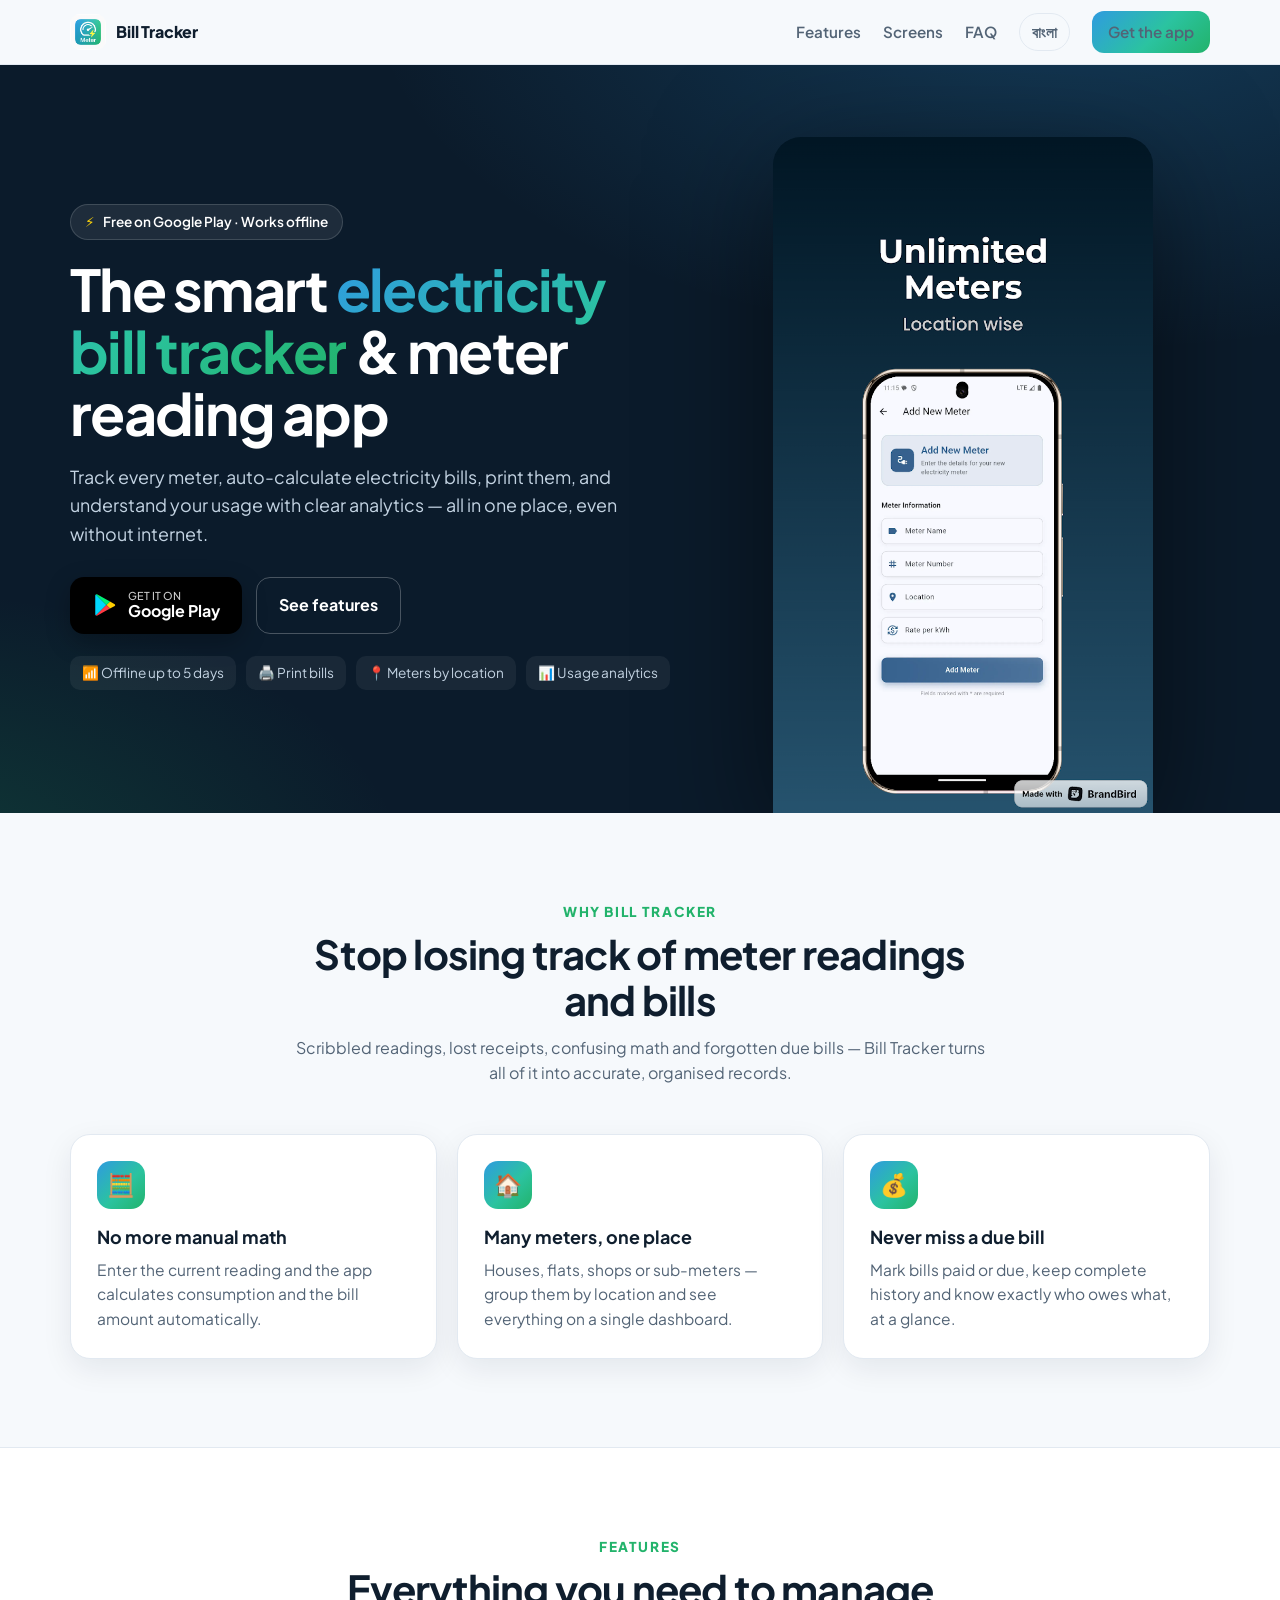
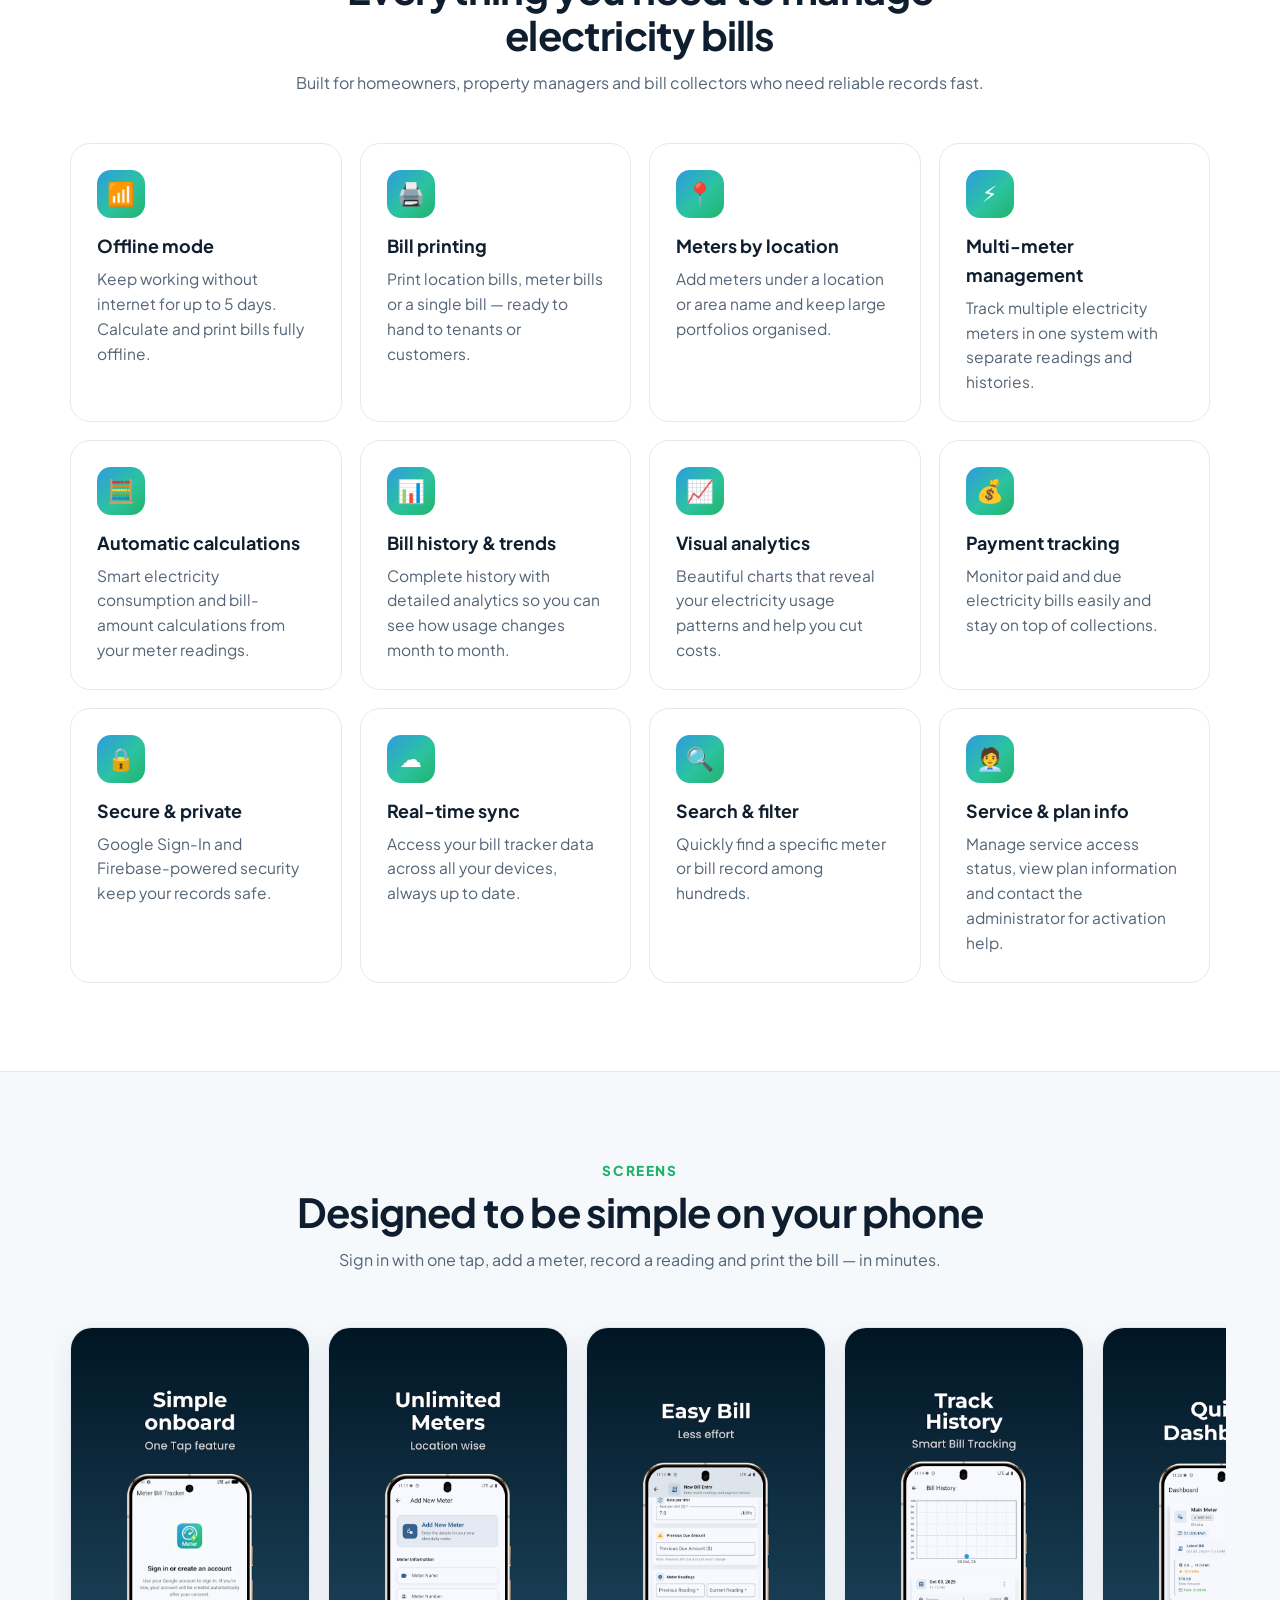
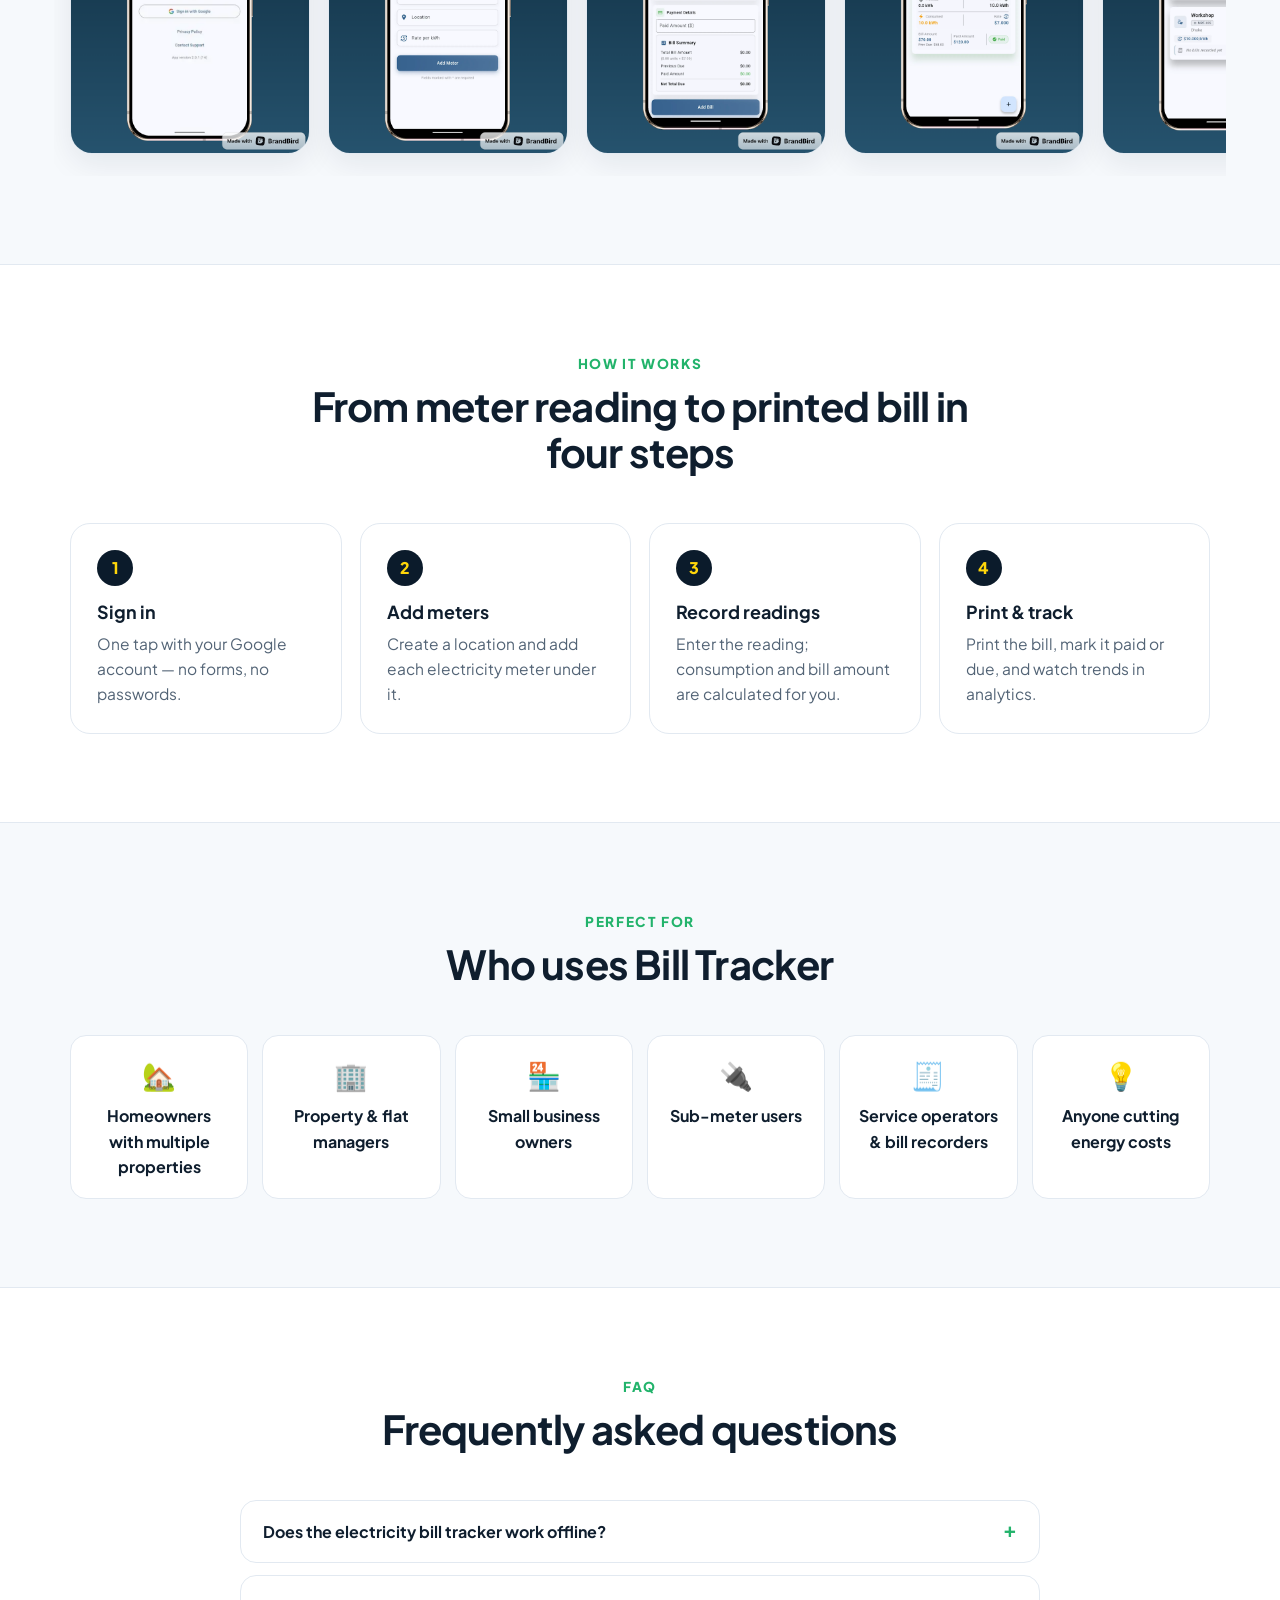
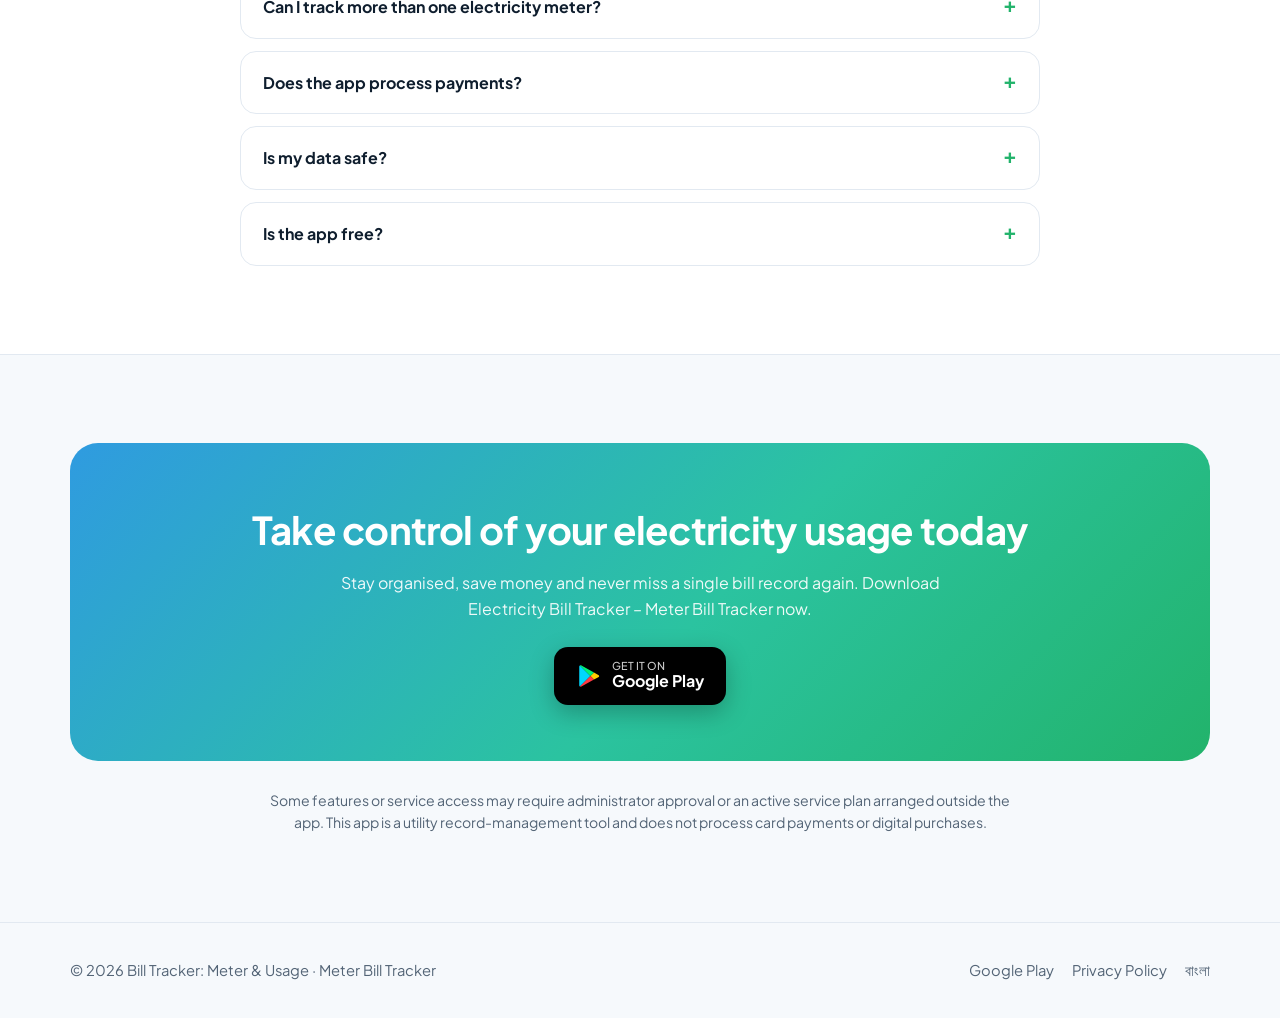
<file: index.html>
<!doctype html>
<html lang="en">
<head>
  <meta charset="utf-8">
  <meta name="viewport" content="width=device-width, initial-scale=1">
  <title>Bill Tracker: Meter & Usage — Offline Electricity Bill Tracker & Meter Reading App</title>
  <meta name="description" content="Offline electricity bill tracker & meter reader with usage analytics. Track multiple meters by location, auto-calculate bills, print bills, monitor paid & due payments, and sync across devices. Free on Google Play.">
  <meta name="keywords" content="electricity bill tracker, meter reading app, electric bill calculator, utility meter tracker, sub meter tracker, bill tracker, offline bill calculator, BD prepaid meter, energy usage tracker, electricity expense manager, meter bill tracker">
  <meta name="robots" content="index, follow, max-image-preview:large">
  <meta name="google-site-verification" content="bNB-sWACILDEeCLvul-zNOIwuHr7UIrzXcQm_F6KWyQ">
  <meta name="theme-color" content="#0b1b2b">
  <link rel="canonical" href="https://abdullahfoysal.github.io/meterbill/">
  <link rel="alternate" hreflang="en" href="https://abdullahfoysal.github.io/meterbill/">
  <link rel="alternate" hreflang="bn" href="https://abdullahfoysal.github.io/meterbill/bn/">
  <link rel="alternate" hreflang="x-default" href="https://abdullahfoysal.github.io/meterbill/">
  <link rel="icon" type="image/png" href="img/icon-en.png">
  <link rel="apple-touch-icon" href="img/icon-en.png">

  <meta property="og:type" content="website">
  <meta property="og:site_name" content="Bill Tracker: Meter & Usage">
  <meta property="og:title" content="Bill Tracker: Meter & Usage — Offline Electricity Bill Tracker">
  <meta property="og:description" content="Track meters, auto-calculate electricity bills, print bills and see usage analytics — even offline. Download free on Google Play.">
  <meta property="og:url" content="https://abdullahfoysal.github.io/meterbill/">
  <meta property="og:image" content="https://abdullahfoysal.github.io/meterbill/img/icon-en.png">
  <meta property="og:locale" content="en_US">
  <meta property="og:locale:alternate" content="bn_BD">
  <meta name="twitter:card" content="summary_large_image">
  <meta name="twitter:title" content="Bill Tracker: Meter & Usage — Offline Electricity Bill Tracker">
  <meta name="twitter:description" content="Track meters, auto-calculate electricity bills, print bills and see usage analytics — even offline.">
  <meta name="twitter:image" content="https://abdullahfoysal.github.io/meterbill/img/en/shot2.png">

  <link rel="preconnect" href="https://fonts.googleapis.com">
  <link rel="preconnect" href="https://fonts.gstatic.com" crossorigin>
  <link href="https://fonts.googleapis.com/css2?family=Plus+Jakarta+Sans:wght@400;500;600;700;800&display=swap" rel="stylesheet">
  <link rel="stylesheet" href="css/style.css">

  <script type="application/ld+json">
  {
    "@context": "https://schema.org",
    "@graph": [
      {
        "@type": "MobileApplication",
        "name": "Bill Tracker: Meter & Usage",
        "alternateName": ["Electricity Bill Tracker – Meter Bill Tracker", "Meter Bill Tracker"],
        "operatingSystem": "ANDROID",
        "applicationCategory": "UtilitiesApplication",
        "description": "Offline Electricity Bill Tracker & Meter Reader with usage analytics. Track multiple meters, auto-calculate bills, print bills and monitor payments.",
        "image": "https://abdullahfoysal.github.io/meterbill/img/icon-en.png",
        "url": "https://abdullahfoysal.github.io/meterbill/",
        "installUrl": "https://play.google.com/store/apps/details?id=com.gayenbd.meterBillTracker",
        "downloadUrl": "https://play.google.com/store/apps/details?id=com.gayenbd.meterBillTracker",
        "offers": { "@type": "Offer", "price": "0", "priceCurrency": "USD" },
        "featureList": "Offline mode, bill printing, multi-meter management, automatic bill calculation, bill history, visual analytics, payment tracking, real-time sync, search and filter",
        "inLanguage": ["en", "bn"]
      },
      {
        "@type": "FAQPage",
        "mainEntity": [
          { "@type": "Question", "name": "Does the electricity bill tracker work offline?", "acceptedAnswer": { "@type": "Answer", "text": "Yes. Offline mode is supported for up to 5 days, and you can calculate and print bills without an internet connection." } },
          { "@type": "Question", "name": "Can I track more than one electricity meter?", "acceptedAnswer": { "@type": "Answer", "text": "Yes. Add unlimited meters, organise them under a location or area name, and track each one separately with full bill history." } },
          { "@type": "Question", "name": "Does the app process payments?", "acceptedAnswer": { "@type": "Answer", "text": "No. It is a utility record-management tool for tracking paid and due bills. It does not process card payments or digital purchases inside the app." } },
          { "@type": "Question", "name": "Is my data safe?", "acceptedAnswer": { "@type": "Answer", "text": "Sign in with Google and your records are stored securely with Firebase, synced in real time across your devices." } }
        ]
      }
    ]
  }
  </script>
</head>
<body>

<header class="nav">
  <div class="wrap">
    <a class="brand" href="#top"><img src="img/icon-en.png" alt="Bill Tracker: Meter & Usage app icon" width="36" height="36">Bill Tracker</a>
    <nav class="nav-links" aria-label="Primary">
      <a class="hide-sm" href="#features">Features</a>
      <a class="hide-sm" href="#screens">Screens</a>
      <a class="hide-sm" href="#faq">FAQ</a>
      <a class="lang" href="bn/" hreflang="bn" lang="bn">বাংলা</a>
      <a class="btn btn-sm" href="https://play.google.com/store/apps/details?id=com.gayenbd.meterBillTracker" rel="noopener">Get the app</a>
    </nav>
  </div>
</header>

<main id="top">
  <section class="hero" style="padding:0">
    <div class="wrap">
      <div>
        <span class="eyebrow"><b>⚡</b> Free on Google Play · Works offline</span>
        <h1>The smart <em>electricity bill tracker</em> &amp; meter reading app</h1>
        <p class="lead">Track every meter, auto-calculate electricity bills, print them, and understand your usage with clear analytics — all in one place, even without internet.</p>
        <div class="cta">
          <a class="btn btn-play" href="https://play.google.com/store/apps/details?id=com.gayenbd.meterBillTracker" rel="noopener">
            <svg viewBox="0 0 24 24" aria-hidden="true"><path fill="#00d7fe" d="M3.6 2.3 13.3 12 3.6 21.7c-.4-.2-.6-.6-.6-1.1V3.4c0-.5.2-.9.6-1.1z"/><path fill="#ffce00" d="m16.6 15.3-3.3-3.3 3.3-3.3 4 2.3c1.1.6 1.1 1.6 0 2.2z"/><path fill="#ff3a44" d="M13.3 12 3.6 21.7c.4.2.9.2 1.4-.1l11.6-6.3z"/><path fill="#00f076" d="M3.6 2.3c.4-.2.9-.2 1.4.1l11.6 6.3-3.3 3.3z"/></svg>
            <span><small>GET IT ON</small>Google Play</span>
          </a>
          <a class="btn btn-ghost" href="#features">See features</a>
        </div>
        <div class="chips">
          <span>📶 Offline up to 5 days</span>
          <span>🖨️ Print bills</span>
          <span>📍 Meters by location</span>
          <span>📊 Usage analytics</span>
        </div>
      </div>
      <div class="hero-shot">
        <img src="img/en/shot2.png" alt="Bill Tracker app dashboard showing meters and electricity bills" width="380" height="676" fetchpriority="high">
      </div>
    </div>
  </section>

  <section id="problem">
    <div class="wrap">
      <div class="head reveal">
        <div class="tag">Why Bill Tracker</div>
        <h2>Stop losing track of meter readings and bills</h2>
        <p>Scribbled readings, lost receipts, confusing math and forgotten due bills — Bill Tracker turns all of it into accurate, organised records.</p>
      </div>
      <div class="split">
        <div class="card reveal"><div class="ic">🧮</div><h3>No more manual math</h3><p>Enter the current reading and the app calculates consumption and the bill amount automatically.</p></div>
        <div class="card reveal"><div class="ic">🏠</div><h3>Many meters, one place</h3><p>Houses, flats, shops or sub-meters — group them by location and see everything on a single dashboard.</p></div>
        <div class="card reveal"><div class="ic">💰</div><h3>Never miss a due bill</h3><p>Mark bills paid or due, keep complete history and know exactly who owes what, at a glance.</p></div>
      </div>
    </div>
  </section>

  <section id="features" class="alt">
    <div class="wrap">
      <div class="head reveal">
        <div class="tag">Features</div>
        <h2>Everything you need to manage electricity bills</h2>
        <p>Built for homeowners, property managers and bill collectors who need reliable records fast.</p>
      </div>
      <div class="features">
        <div class="card reveal"><div class="ic">📶</div><h3>Offline mode</h3><p>Keep working without internet for up to 5 days. Calculate and print bills fully offline.</p></div>
        <div class="card reveal"><div class="ic">🖨️</div><h3>Bill printing</h3><p>Print location bills, meter bills or a single bill — ready to hand to tenants or customers.</p></div>
        <div class="card reveal"><div class="ic">📍</div><h3>Meters by location</h3><p>Add meters under a location or area name and keep large portfolios organised.</p></div>
        <div class="card reveal"><div class="ic">⚡</div><h3>Multi-meter management</h3><p>Track multiple electricity meters in one system with separate readings and histories.</p></div>
        <div class="card reveal"><div class="ic">🧮</div><h3>Automatic calculations</h3><p>Smart electricity consumption and bill-amount calculations from your meter readings.</p></div>
        <div class="card reveal"><div class="ic">📊</div><h3>Bill history &amp; trends</h3><p>Complete history with detailed analytics so you can see how usage changes month to month.</p></div>
        <div class="card reveal"><div class="ic">📈</div><h3>Visual analytics</h3><p>Beautiful charts that reveal your electricity usage patterns and help you cut costs.</p></div>
        <div class="card reveal"><div class="ic">💰</div><h3>Payment tracking</h3><p>Monitor paid and due electricity bills easily and stay on top of collections.</p></div>
        <div class="card reveal"><div class="ic">🔒</div><h3>Secure &amp; private</h3><p>Google Sign-In and Firebase-powered security keep your records safe.</p></div>
        <div class="card reveal"><div class="ic">☁️</div><h3>Real-time sync</h3><p>Access your bill tracker data across all your devices, always up to date.</p></div>
        <div class="card reveal"><div class="ic">🔍</div><h3>Search &amp; filter</h3><p>Quickly find a specific meter or bill record among hundreds.</p></div>
        <div class="card reveal"><div class="ic">🧑‍💼</div><h3>Service &amp; plan info</h3><p>Manage service access status, view plan information and contact the administrator for activation help.</p></div>
      </div>
    </div>
  </section>

  <section id="screens">
    <div class="wrap">
      <div class="head reveal">
        <div class="tag">Screens</div>
        <h2>Designed to be simple on your phone</h2>
        <p>Sign in with one tap, add a meter, record a reading and print the bill — in minutes.</p>
      </div>
      <div class="shots" aria-label="App screenshots">
        <img src="img/en/shot1.png" alt="Simple onboarding with one-tap Google sign in" loading="lazy" width="240" height="427">
        <img src="img/en/shot2.png" alt="Dashboard with meters and bills" loading="lazy" width="240" height="427">
        <img src="img/en/shot3.png" alt="Meter readings and bill calculation" loading="lazy" width="240" height="427">
        <img src="img/en/shot4.png" alt="Bill history with analytics" loading="lazy" width="240" height="427">
        <img src="img/en/shot5.png" alt="Printable electricity bill" loading="lazy" width="240" height="427">
        <img src="img/en/shot6.png" alt="Usage analytics charts" loading="lazy" width="240" height="427">
      </div>
    </div>
  </section>

  <section id="how" class="alt">
    <div class="wrap">
      <div class="head reveal">
        <div class="tag">How it works</div>
        <h2>From meter reading to printed bill in four steps</h2>
      </div>
      <div class="steps">
        <div class="card reveal"><h3>Sign in</h3><p>One tap with your Google account — no forms, no passwords.</p></div>
        <div class="card reveal"><h3>Add meters</h3><p>Create a location and add each electricity meter under it.</p></div>
        <div class="card reveal"><h3>Record readings</h3><p>Enter the reading; consumption and bill amount are calculated for you.</p></div>
        <div class="card reveal"><h3>Print &amp; track</h3><p>Print the bill, mark it paid or due, and watch trends in analytics.</p></div>
      </div>
    </div>
  </section>

  <section id="who">
    <div class="wrap">
      <div class="head reveal">
        <div class="tag">Perfect for</div>
        <h2>Who uses Bill Tracker</h2>
      </div>
      <div class="who">
        <div class="reveal"><span>🏡</span>Homeowners with multiple properties</div>
        <div class="reveal"><span>🏢</span>Property &amp; flat managers</div>
        <div class="reveal"><span>🏪</span>Small business owners</div>
        <div class="reveal"><span>🔌</span>Sub-meter users</div>
        <div class="reveal"><span>🧾</span>Service operators &amp; bill recorders</div>
        <div class="reveal"><span>💡</span>Anyone cutting energy costs</div>
      </div>
    </div>
  </section>

  <section id="faq" class="alt">
    <div class="wrap">
      <div class="head reveal">
        <div class="tag">FAQ</div>
        <h2>Frequently asked questions</h2>
      </div>
      <div class="faq">
        <details><summary>Does the electricity bill tracker work offline?</summary><p>Yes. Offline mode is supported for up to 5 days, and you can calculate and print bills without an internet connection.</p></details>
        <details><summary>Can I track more than one electricity meter?</summary><p>Yes. Add unlimited meters, organise them under a location or area name, and track each one separately with full bill history.</p></details>
        <details><summary>Does the app process payments?</summary><p>No. It is a utility record-management tool for tracking paid and due bills. It does not process card payments or digital purchases inside the app.</p></details>
        <details><summary>Is my data safe?</summary><p>Sign in with Google and your records are stored securely with Firebase, synced in real time across your devices.</p></details>
        <details><summary>Is the app free?</summary><p>The app is free to download on Google Play. Some features or service access may require administrator approval or an active service plan arranged outside the app.</p></details>
      </div>
    </div>
  </section>

  <section id="download">
    <div class="wrap">
      <div class="band reveal">
        <h2>Take control of your electricity usage today</h2>
        <p>Stay organised, save money and never miss a single bill record again. Download Electricity Bill Tracker – Meter Bill Tracker now.</p>
        <a class="btn btn-play" href="https://play.google.com/store/apps/details?id=com.gayenbd.meterBillTracker" rel="noopener">
          <svg viewBox="0 0 24 24" aria-hidden="true"><path fill="#00d7fe" d="M3.6 2.3 13.3 12 3.6 21.7c-.4-.2-.6-.6-.6-1.1V3.4c0-.5.2-.9.6-1.1z"/><path fill="#ffce00" d="m16.6 15.3-3.3-3.3 3.3-3.3 4 2.3c1.1.6 1.1 1.6 0 2.2z"/><path fill="#ff3a44" d="M13.3 12 3.6 21.7c.4.2.9.2 1.4-.1l11.6-6.3z"/><path fill="#00f076" d="M3.6 2.3c.4-.2.9-.2 1.4.1l11.6 6.3-3.3 3.3z"/></svg>
          <span><small>GET IT ON</small>Google Play</span>
        </a>
      </div>
      <p class="note">Some features or service access may require administrator approval or an active service plan arranged outside the app. This app is a utility record-management tool and does not process card payments or digital purchases.</p>
    </div>
  </section>
</main>

<footer>
  <div class="wrap">
    <div>© <span id="y">2026</span> Bill Tracker: Meter &amp; Usage · Meter Bill Tracker</div>
    <nav aria-label="Footer">
      <a href="https://play.google.com/store/apps/details?id=com.gayenbd.meterBillTracker" rel="noopener">Google Play</a>
      <a href="https://abdullahfoysal.github.io/privacy-policy">Privacy Policy</a>
      <a href="bn/" hreflang="bn" lang="bn">বাংলা</a>
    </nav>
  </div>
</footer>

<a class="mcta" href="https://play.google.com/store/apps/details?id=com.gayenbd.meterBillTracker" rel="noopener">▶ Get it on Google Play</a>
<script src="js/main.js" defer></script>
</body>
</html>
</file>
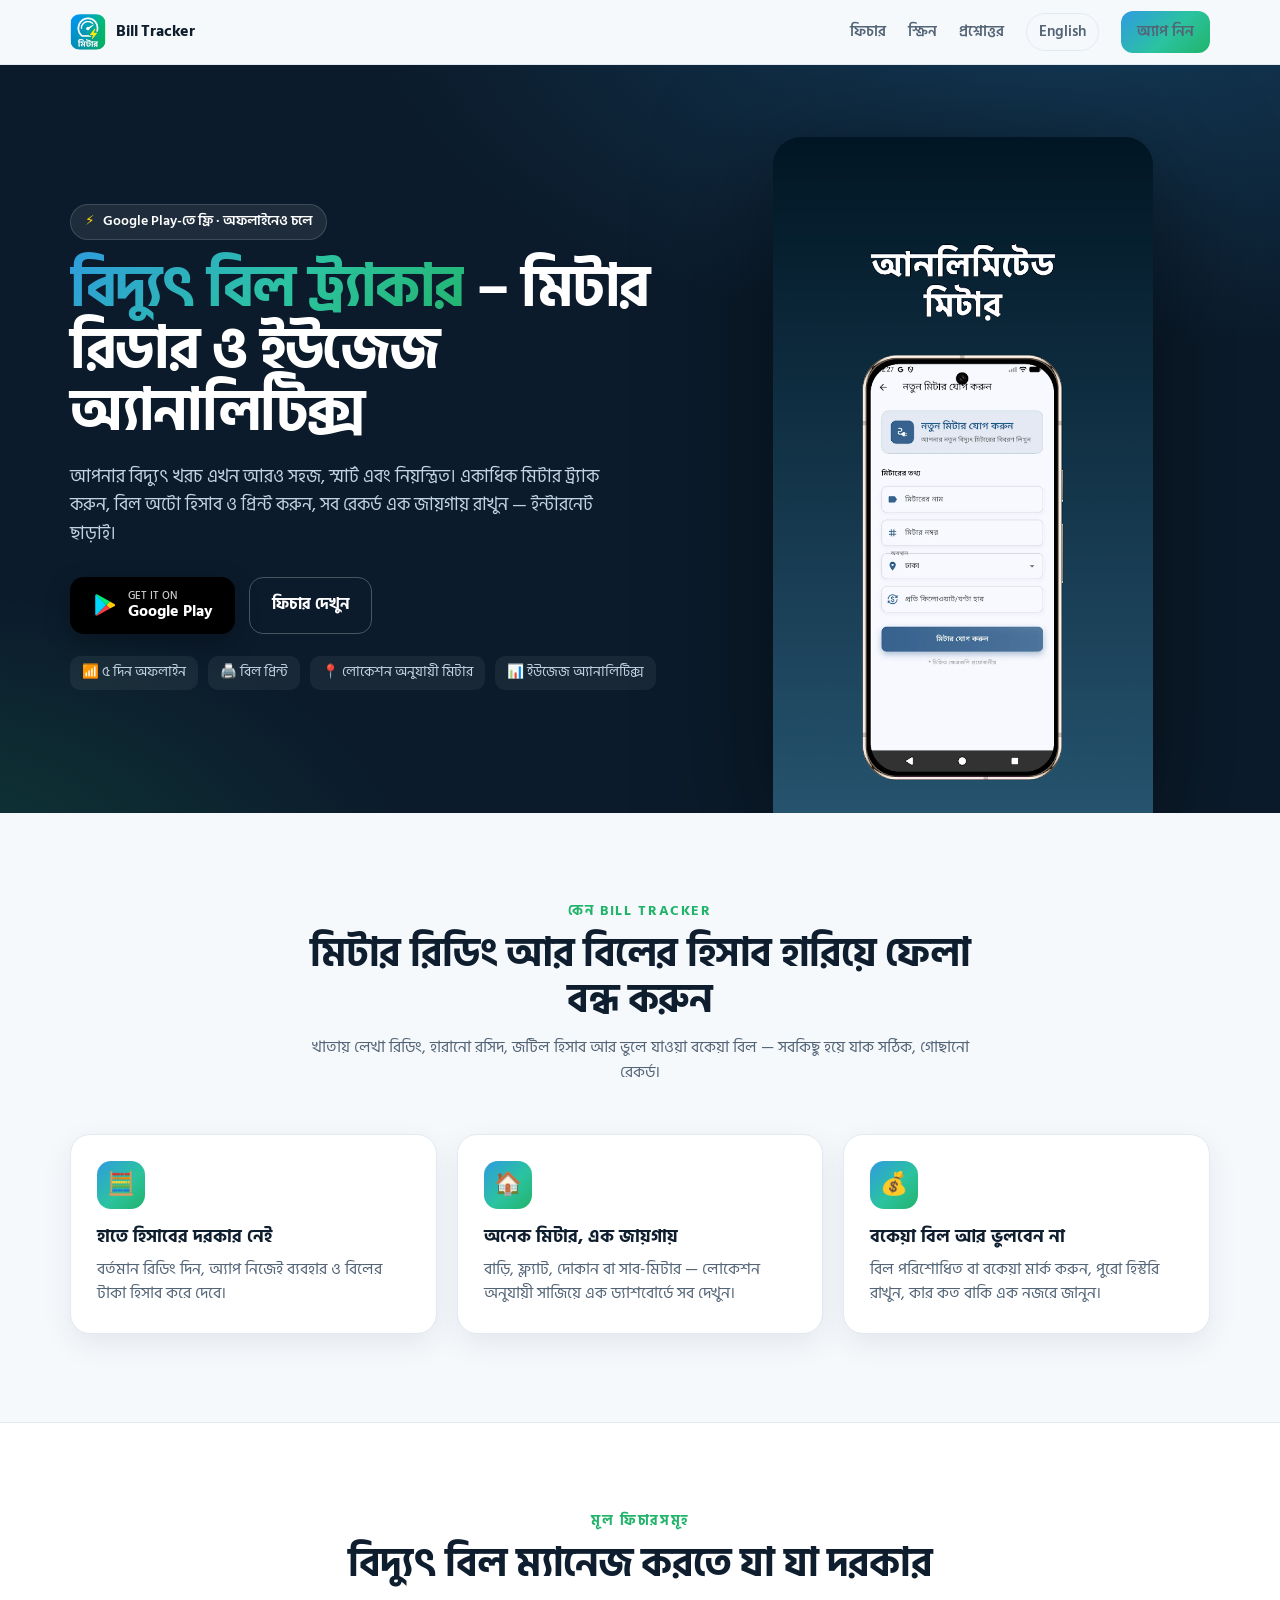
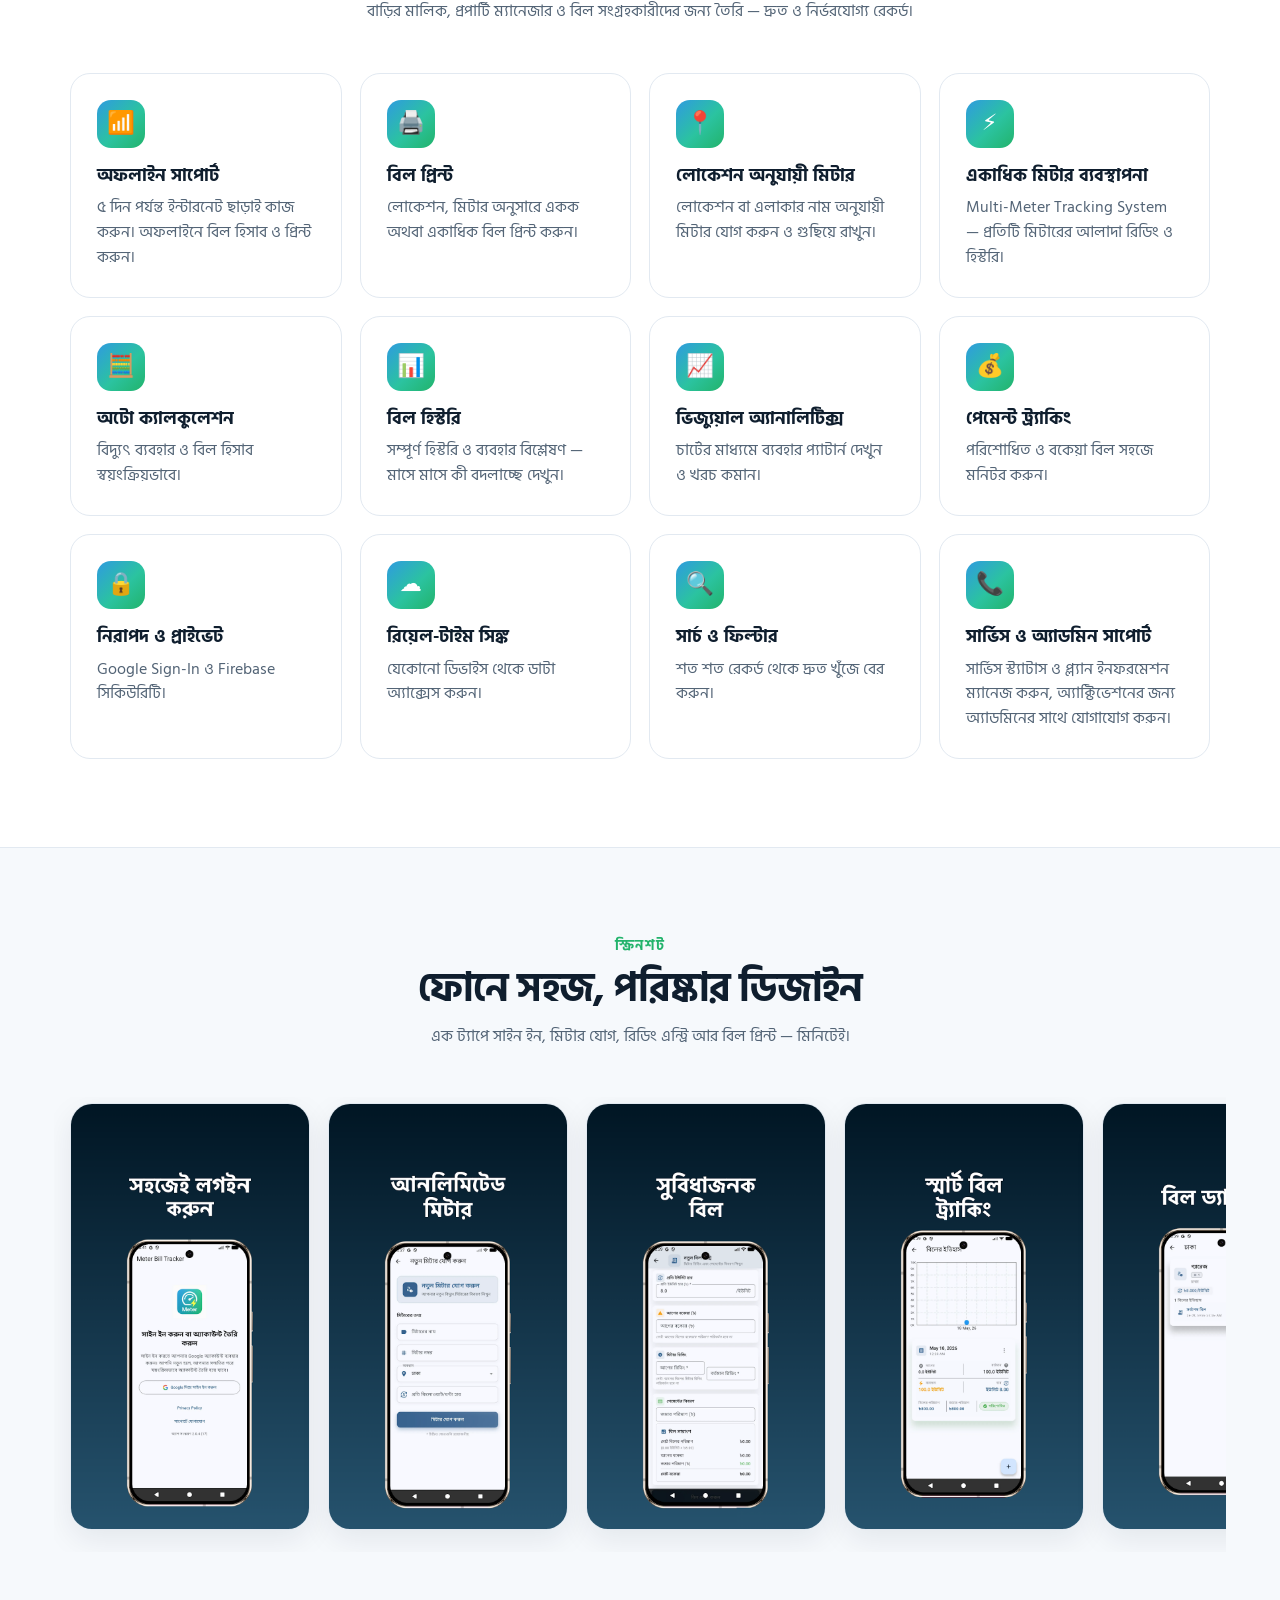
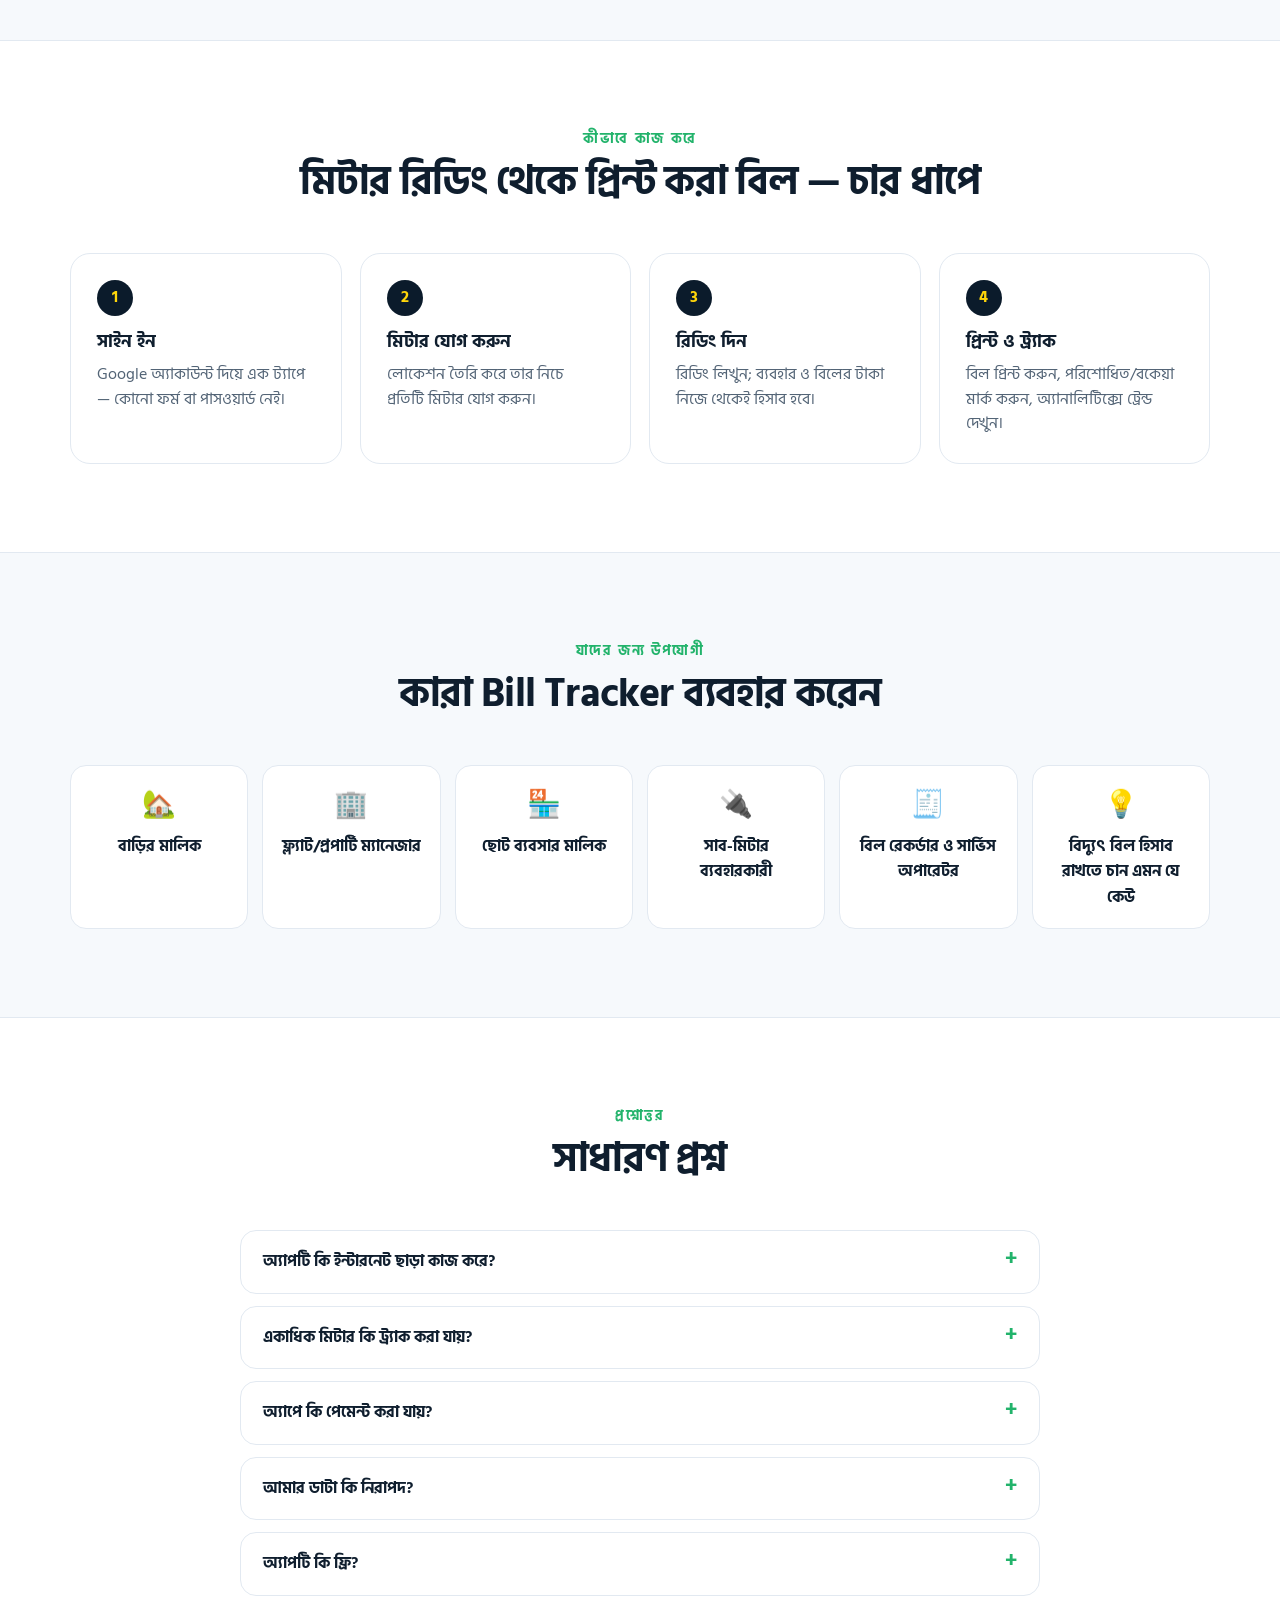
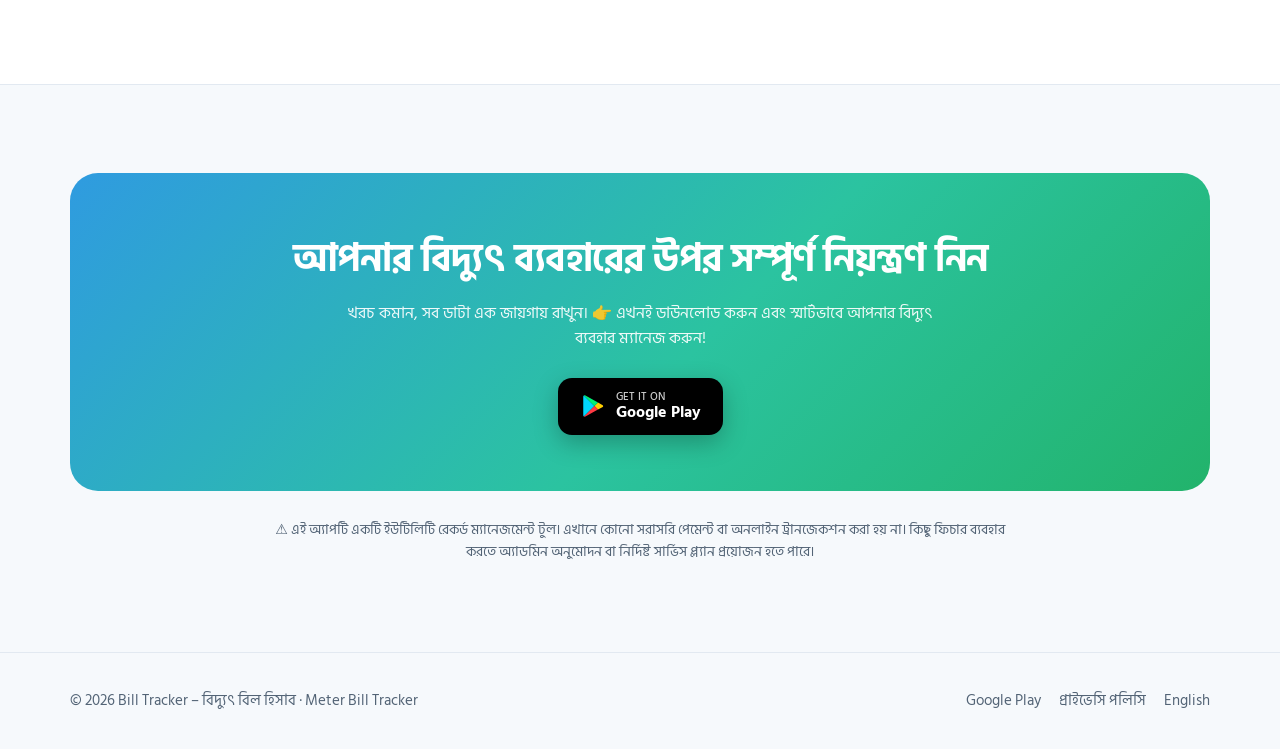
<file: bn/index.html>
<!doctype html>
<html lang="bn">
<head>
  <meta charset="utf-8">
  <meta name="viewport" content="width=device-width, initial-scale=1">
  <title>Bill Tracker – বিদ্যুৎ বিল হিসাব | অফলাইন বিদ্যুৎ বিল ট্র্যাকার ও মিটার রিডার অ্যাপ</title>
  <meta name="description" content="অফলাইন বিদ্যুৎ বিল ট্র্যাকার ও মিটার রিডার অ্যাপ। লোকেশন অনুযায়ী একাধিক মিটার ট্র্যাক করুন, বিল অটো হিসাব ও প্রিন্ট করুন, পরিশোধিত ও বকেয়া বিল মনিটর করুন। Google Play-তে ফ্রি।">
  <meta name="keywords" content="বিদ্যুৎ বিল ট্র্যাকার, বিদ্যুৎ বিল হিসাব, মিটার রিডিং অ্যাপ, বিদ্যুৎ বিল ক্যালকুলেটর, সাব মিটার ট্র্যাকার, প্রিপেইড মিটার, অফলাইন বিল হিসাব, electricity bill tracker bangladesh, meter bill tracker">
  <meta name="robots" content="index, follow, max-image-preview:large">
  <meta name="google-site-verification" content="bNB-sWACILDEeCLvul-zNOIwuHr7UIrzXcQm_F6KWyQ">
  <meta name="theme-color" content="#0b1b2b">
  <link rel="canonical" href="https://abdullahfoysal.github.io/meterbill/bn/">
  <link rel="alternate" hreflang="en" href="https://abdullahfoysal.github.io/meterbill/">
  <link rel="alternate" hreflang="bn" href="https://abdullahfoysal.github.io/meterbill/bn/">
  <link rel="alternate" hreflang="x-default" href="https://abdullahfoysal.github.io/meterbill/">
  <link rel="icon" type="image/png" href="../img/icon-bn.png">
  <link rel="apple-touch-icon" href="../img/icon-bn.png">

  <meta property="og:type" content="website">
  <meta property="og:site_name" content="Bill Tracker – বিদ্যুৎ বিল হিসাব">
  <meta property="og:title" content="Bill Tracker – বিদ্যুৎ বিল হিসাব | অফলাইন বিদ্যুৎ বিল ট্র্যাকার">
  <meta property="og:description" content="মিটার ট্র্যাক করুন, বিল অটো হিসাব ও প্রিন্ট করুন, ইউজেজ অ্যানালিটিক্স দেখুন — ইন্টারনেট ছাড়াই। Google Play-তে ফ্রি ডাউনলোড করুন।">
  <meta property="og:url" content="https://abdullahfoysal.github.io/meterbill/bn/">
  <meta property="og:image" content="https://abdullahfoysal.github.io/meterbill/img/icon-bn.png">
  <meta property="og:locale" content="bn_BD">
  <meta property="og:locale:alternate" content="en_US">
  <meta name="twitter:card" content="summary_large_image">
  <meta name="twitter:title" content="Bill Tracker – বিদ্যুৎ বিল হিসাব">
  <meta name="twitter:description" content="অফলাইন বিদ্যুৎ বিল ট্র্যাকার ও মিটার রিডার, usage analytics সহ।">
  <meta name="twitter:image" content="https://abdullahfoysal.github.io/meterbill/img/bn/shot2.png">

  <link rel="preconnect" href="https://fonts.googleapis.com">
  <link rel="preconnect" href="https://fonts.gstatic.com" crossorigin>
  <link href="https://fonts.googleapis.com/css2?family=Hind+Siliguri:wght@400;500;600;700&family=Plus+Jakarta+Sans:wght@600;800&display=swap" rel="stylesheet">
  <link rel="stylesheet" href="../css/style.css">

  <script type="application/ld+json">
  {
    "@context": "https://schema.org",
    "@graph": [
      {
        "@type": "MobileApplication",
        "name": "Bill Tracker – বিদ্যুৎ বিল হিসাব",
        "alternateName": ["বিদ্যুৎ বিল ট্র্যাকার – মিটার রিডার", "Meter Bill Tracker"],
        "operatingSystem": "ANDROID",
        "applicationCategory": "UtilitiesApplication",
        "description": "অফলাইন বিদ্যুৎ বিল ট্র্যাকার ও মিটার রিডার (offline support, Usage Analytics সহ)।",
        "image": "https://abdullahfoysal.github.io/meterbill/img/icon-bn.png",
        "url": "https://abdullahfoysal.github.io/meterbill/bn/",
        "installUrl": "https://play.google.com/store/apps/details?id=com.gayenbd.meterBillTracker&hl=bn",
        "offers": { "@type": "Offer", "price": "0", "priceCurrency": "BDT" },
        "inLanguage": ["bn", "en"]
      },
      {
        "@type": "FAQPage",
        "mainEntity": [
          { "@type": "Question", "name": "অ্যাপটি কি ইন্টারনেট ছাড়া কাজ করে?", "acceptedAnswer": { "@type": "Answer", "text": "হ্যাঁ। ৫ দিন পর্যন্ত অফলাইন সাপোর্ট আছে এবং ইন্টারনেট ছাড়াই বিল হিসাব ও প্রিন্ট করা যায়।" } },
          { "@type": "Question", "name": "একাধিক মিটার কি ট্র্যাক করা যায়?", "acceptedAnswer": { "@type": "Answer", "text": "হ্যাঁ। লোকেশন বা এলাকার নাম অনুযায়ী যত খুশি মিটার যোগ করুন, প্রতিটির আলাদা হিস্টরি থাকবে।" } },
          { "@type": "Question", "name": "অ্যাপে কি পেমেন্ট করা যায়?", "acceptedAnswer": { "@type": "Answer", "text": "না। এটি একটি ইউটিলিটি রেকর্ড ম্যানেজমেন্ট টুল। এখানে কোনো সরাসরি পেমেন্ট বা অনলাইন ট্রানজেকশন করা হয় না।" } },
          { "@type": "Question", "name": "আমার ডাটা কি নিরাপদ?", "acceptedAnswer": { "@type": "Answer", "text": "Google Sign-In ও Firebase সিকিউরিটিতে আপনার ডাটা নিরাপদ থাকে এবং সব ডিভাইসে রিয়েল-টাইম সিঙ্ক হয়।" } }
        ]
      }
    ]
  }
  </script>
</head>
<body>

<header class="nav">
  <div class="wrap">
    <a class="brand" href="#top"><img src="../img/icon-bn.png" alt="Bill Tracker – বিদ্যুৎ বিল হিসাব অ্যাপ আইকন" width="36" height="36">Bill Tracker</a>
    <nav class="nav-links" aria-label="Primary">
      <a class="hide-sm" href="#features">ফিচার</a>
      <a class="hide-sm" href="#screens">স্ক্রিন</a>
      <a class="hide-sm" href="#faq">প্রশ্নোত্তর</a>
      <a class="lang" href="../" hreflang="en" lang="en">English</a>
      <a class="btn btn-sm" href="https://play.google.com/store/apps/details?id=com.gayenbd.meterBillTracker&hl=bn" rel="noopener">অ্যাপ নিন</a>
    </nav>
  </div>
</header>

<main id="top">
  <section class="hero" style="padding:0">
    <div class="wrap">
      <div>
        <span class="eyebrow"><b>⚡</b> Google Play-তে ফ্রি · অফলাইনেও চলে</span>
        <h1><em>বিদ্যুৎ বিল ট্র্যাকার</em> – মিটার রিডার ও ইউজেজ অ্যানালিটিক্স</h1>
        <p class="lead">আপনার বিদ্যুৎ খরচ এখন আরও সহজ, স্মার্ট এবং নিয়ন্ত্রিত। একাধিক মিটার ট্র্যাক করুন, বিল অটো হিসাব ও প্রিন্ট করুন, সব রেকর্ড এক জায়গায় রাখুন — ইন্টারনেট ছাড়াই।</p>
        <div class="cta">
          <a class="btn btn-play" href="https://play.google.com/store/apps/details?id=com.gayenbd.meterBillTracker&hl=bn" rel="noopener">
            <svg viewBox="0 0 24 24" aria-hidden="true"><path fill="#00d7fe" d="M3.6 2.3 13.3 12 3.6 21.7c-.4-.2-.6-.6-.6-1.1V3.4c0-.5.2-.9.6-1.1z"/><path fill="#ffce00" d="m16.6 15.3-3.3-3.3 3.3-3.3 4 2.3c1.1.6 1.1 1.6 0 2.2z"/><path fill="#ff3a44" d="M13.3 12 3.6 21.7c.4.2.9.2 1.4-.1l11.6-6.3z"/><path fill="#00f076" d="M3.6 2.3c.4-.2.9-.2 1.4.1l11.6 6.3-3.3 3.3z"/></svg>
            <span><small>GET IT ON</small>Google Play</span>
          </a>
          <a class="btn btn-ghost" href="#features">ফিচার দেখুন</a>
        </div>
        <div class="chips">
          <span>📶 ৫ দিন অফলাইন</span>
          <span>🖨️ বিল প্রিন্ট</span>
          <span>📍 লোকেশন অনুযায়ী মিটার</span>
          <span>📊 ইউজেজ অ্যানালিটিক্স</span>
        </div>
      </div>
      <div class="hero-shot">
        <img src="../img/bn/shot2.png" alt="Bill Tracker অ্যাপের ড্যাশবোর্ড – মিটার ও বিদ্যুৎ বিল" width="380" height="676" fetchpriority="high">
      </div>
    </div>
  </section>

  <section id="problem">
    <div class="wrap">
      <div class="head reveal">
        <div class="tag">কেন Bill Tracker</div>
        <h2>মিটার রিডিং আর বিলের হিসাব হারিয়ে ফেলা বন্ধ করুন</h2>
        <p>খাতায় লেখা রিডিং, হারানো রসিদ, জটিল হিসাব আর ভুলে যাওয়া বকেয়া বিল — সবকিছু হয়ে যাক সঠিক, গোছানো রেকর্ড।</p>
      </div>
      <div class="split">
        <div class="card reveal"><div class="ic">🧮</div><h3>হাতে হিসাবের দরকার নেই</h3><p>বর্তমান রিডিং দিন, অ্যাপ নিজেই ব্যবহার ও বিলের টাকা হিসাব করে দেবে।</p></div>
        <div class="card reveal"><div class="ic">🏠</div><h3>অনেক মিটার, এক জায়গায়</h3><p>বাড়ি, ফ্ল্যাট, দোকান বা সাব-মিটার — লোকেশন অনুযায়ী সাজিয়ে এক ড্যাশবোর্ডে সব দেখুন।</p></div>
        <div class="card reveal"><div class="ic">💰</div><h3>বকেয়া বিল আর ভুলবেন না</h3><p>বিল পরিশোধিত বা বকেয়া মার্ক করুন, পুরো হিস্টরি রাখুন, কার কত বাকি এক নজরে জানুন।</p></div>
      </div>
    </div>
  </section>

  <section id="features" class="alt">
    <div class="wrap">
      <div class="head reveal">
        <div class="tag">মূল ফিচারসমূহ</div>
        <h2>বিদ্যুৎ বিল ম্যানেজ করতে যা যা দরকার</h2>
        <p>বাড়ির মালিক, প্রপার্টি ম্যানেজার ও বিল সংগ্রহকারীদের জন্য তৈরি — দ্রুত ও নির্ভরযোগ্য রেকর্ড।</p>
      </div>
      <div class="features">
        <div class="card reveal"><div class="ic">📶</div><h3>অফলাইন সাপোর্ট</h3><p>৫ দিন পর্যন্ত ইন্টারনেট ছাড়াই কাজ করুন। অফলাইনে বিল হিসাব ও প্রিন্ট করুন।</p></div>
        <div class="card reveal"><div class="ic">🖨️</div><h3>বিল প্রিন্ট</h3><p>লোকেশন, মিটার অনুসারে একক অথবা একাধিক বিল প্রিন্ট করুন।</p></div>
        <div class="card reveal"><div class="ic">📍</div><h3>লোকেশন অনুযায়ী মিটার</h3><p>লোকেশন বা এলাকার নাম অনুযায়ী মিটার যোগ করুন ও গুছিয়ে রাখুন।</p></div>
        <div class="card reveal"><div class="ic">⚡</div><h3>একাধিক মিটার ব্যবস্থাপনা</h3><p>Multi-Meter Tracking System — প্রতিটি মিটারের আলাদা রিডিং ও হিস্টরি।</p></div>
        <div class="card reveal"><div class="ic">🧮</div><h3>অটো ক্যালকুলেশন</h3><p>বিদ্যুৎ ব্যবহার ও বিল হিসাব স্বয়ংক্রিয়ভাবে।</p></div>
        <div class="card reveal"><div class="ic">📊</div><h3>বিল হিস্টরি</h3><p>সম্পূর্ণ হিস্টরি ও ব্যবহার বিশ্লেষণ — মাসে মাসে কী বদলাচ্ছে দেখুন।</p></div>
        <div class="card reveal"><div class="ic">📈</div><h3>ভিজ্যুয়াল অ্যানালিটিক্স</h3><p>চার্টের মাধ্যমে ব্যবহার প্যাটার্ন দেখুন ও খরচ কমান।</p></div>
        <div class="card reveal"><div class="ic">💰</div><h3>পেমেন্ট ট্র্যাকিং</h3><p>পরিশোধিত ও বকেয়া বিল সহজে মনিটর করুন।</p></div>
        <div class="card reveal"><div class="ic">🔒</div><h3>নিরাপদ ও প্রাইভেট</h3><p>Google Sign-In ও Firebase সিকিউরিটি।</p></div>
        <div class="card reveal"><div class="ic">☁️</div><h3>রিয়েল-টাইম সিঙ্ক</h3><p>যেকোনো ডিভাইস থেকে ডাটা অ্যাক্সেস করুন।</p></div>
        <div class="card reveal"><div class="ic">🔍</div><h3>সার্চ ও ফিল্টার</h3><p>শত শত রেকর্ড থেকে দ্রুত খুঁজে বের করুন।</p></div>
        <div class="card reveal"><div class="ic">📞</div><h3>সার্ভিস ও অ্যাডমিন সাপোর্ট</h3><p>সার্ভিস স্ট্যাটাস ও প্ল্যান ইনফরমেশন ম্যানেজ করুন, অ্যাক্টিভেশনের জন্য অ্যাডমিনের সাথে যোগাযোগ করুন।</p></div>
      </div>
    </div>
  </section>

  <section id="screens">
    <div class="wrap">
      <div class="head reveal">
        <div class="tag">স্ক্রিনশট</div>
        <h2>ফোনে সহজ, পরিষ্কার ডিজাইন</h2>
        <p>এক ট্যাপে সাইন ইন, মিটার যোগ, রিডিং এন্ট্রি আর বিল প্রিন্ট — মিনিটেই।</p>
      </div>
      <div class="shots" aria-label="অ্যাপ স্ক্রিনশট">
        <img src="../img/bn/shot1.png" alt="এক ট্যাপে Google সাইন ইন" loading="lazy" width="240" height="427">
        <img src="../img/bn/shot2.png" alt="মিটার ও বিলের ড্যাশবোর্ড" loading="lazy" width="240" height="427">
        <img src="../img/bn/shot3.png" alt="মিটার রিডিং ও বিল হিসাব" loading="lazy" width="240" height="427">
        <img src="../img/bn/shot4.png" alt="বিল হিস্টরি ও অ্যানালিটিক্স" loading="lazy" width="240" height="427">
        <img src="../img/bn/shot5.png" alt="প্রিন্টযোগ্য বিদ্যুৎ বিল" loading="lazy" width="240" height="427">
        <img src="../img/bn/shot6.png" alt="ইউজেজ অ্যানালিটিক্স চার্ট" loading="lazy" width="240" height="427">
      </div>
    </div>
  </section>

  <section id="how" class="alt">
    <div class="wrap">
      <div class="head reveal">
        <div class="tag">কীভাবে কাজ করে</div>
        <h2>মিটার রিডিং থেকে প্রিন্ট করা বিল — চার ধাপে</h2>
      </div>
      <div class="steps">
        <div class="card reveal"><h3>সাইন ইন</h3><p>Google অ্যাকাউন্ট দিয়ে এক ট্যাপে — কোনো ফর্ম বা পাসওয়ার্ড নেই।</p></div>
        <div class="card reveal"><h3>মিটার যোগ করুন</h3><p>লোকেশন তৈরি করে তার নিচে প্রতিটি মিটার যোগ করুন।</p></div>
        <div class="card reveal"><h3>রিডিং দিন</h3><p>রিডিং লিখুন; ব্যবহার ও বিলের টাকা নিজে থেকেই হিসাব হবে।</p></div>
        <div class="card reveal"><h3>প্রিন্ট ও ট্র্যাক</h3><p>বিল প্রিন্ট করুন, পরিশোধিত/বকেয়া মার্ক করুন, অ্যানালিটিক্সে ট্রেন্ড দেখুন।</p></div>
      </div>
    </div>
  </section>

  <section id="who">
    <div class="wrap">
      <div class="head reveal">
        <div class="tag">যাদের জন্য উপযোগী</div>
        <h2>কারা Bill Tracker ব্যবহার করেন</h2>
      </div>
      <div class="who">
        <div class="reveal"><span>🏡</span>বাড়ির মালিক</div>
        <div class="reveal"><span>🏢</span>ফ্ল্যাট/প্রপার্টি ম্যানেজার</div>
        <div class="reveal"><span>🏪</span>ছোট ব্যবসার মালিক</div>
        <div class="reveal"><span>🔌</span>সাব-মিটার ব্যবহারকারী</div>
        <div class="reveal"><span>🧾</span>বিল রেকর্ডার ও সার্ভিস অপারেটর</div>
        <div class="reveal"><span>💡</span>বিদ্যুৎ বিল হিসাব রাখতে চান এমন যে কেউ</div>
      </div>
    </div>
  </section>

  <section id="faq" class="alt">
    <div class="wrap">
      <div class="head reveal">
        <div class="tag">প্রশ্নোত্তর</div>
        <h2>সাধারণ প্রশ্ন</h2>
      </div>
      <div class="faq">
        <details><summary>অ্যাপটি কি ইন্টারনেট ছাড়া কাজ করে?</summary><p>হ্যাঁ। ৫ দিন পর্যন্ত অফলাইন সাপোর্ট আছে এবং ইন্টারনেট ছাড়াই বিল হিসাব ও প্রিন্ট করা যায়।</p></details>
        <details><summary>একাধিক মিটার কি ট্র্যাক করা যায়?</summary><p>হ্যাঁ। লোকেশন বা এলাকার নাম অনুযায়ী যত খুশি মিটার যোগ করুন, প্রতিটির আলাদা হিস্টরি থাকবে।</p></details>
        <details><summary>অ্যাপে কি পেমেন্ট করা যায়?</summary><p>না। এটি একটি ইউটিলিটি রেকর্ড ম্যানেজমেন্ট টুল। এখানে কোনো সরাসরি পেমেন্ট বা অনলাইন ট্রানজেকশন করা হয় না।</p></details>
        <details><summary>আমার ডাটা কি নিরাপদ?</summary><p>Google Sign-In ও Firebase সিকিউরিটিতে আপনার ডাটা নিরাপদ থাকে এবং সব ডিভাইসে রিয়েল-টাইম সিঙ্ক হয়।</p></details>
        <details><summary>অ্যাপটি কি ফ্রি?</summary><p>Google Play থেকে ফ্রি ডাউনলোড করা যায়। কিছু ফিচার ব্যবহার করতে অ্যাডমিন অনুমোদন বা নির্দিষ্ট সার্ভিস প্ল্যান প্রয়োজন হতে পারে।</p></details>
      </div>
    </div>
  </section>

  <section id="download">
    <div class="wrap">
      <div class="band reveal">
        <h2>আপনার বিদ্যুৎ ব্যবহারের উপর সম্পূর্ণ নিয়ন্ত্রণ নিন</h2>
        <p>খরচ কমান, সব ডাটা এক জায়গায় রাখুন। 👉 এখনই ডাউনলোড করুন এবং স্মার্টভাবে আপনার বিদ্যুৎ ব্যবহার ম্যানেজ করুন!</p>
        <a class="btn btn-play" href="https://play.google.com/store/apps/details?id=com.gayenbd.meterBillTracker&hl=bn" rel="noopener">
          <svg viewBox="0 0 24 24" aria-hidden="true"><path fill="#00d7fe" d="M3.6 2.3 13.3 12 3.6 21.7c-.4-.2-.6-.6-.6-1.1V3.4c0-.5.2-.9.6-1.1z"/><path fill="#ffce00" d="m16.6 15.3-3.3-3.3 3.3-3.3 4 2.3c1.1.6 1.1 1.6 0 2.2z"/><path fill="#ff3a44" d="M13.3 12 3.6 21.7c.4.2.9.2 1.4-.1l11.6-6.3z"/><path fill="#00f076" d="M3.6 2.3c.4-.2.9-.2 1.4.1l11.6 6.3-3.3 3.3z"/></svg>
          <span><small>GET IT ON</small>Google Play</span>
        </a>
      </div>
      <p class="note">⚠️ এই অ্যাপটি একটি ইউটিলিটি রেকর্ড ম্যানেজমেন্ট টুল। এখানে কোনো সরাসরি পেমেন্ট বা অনলাইন ট্রানজেকশন করা হয় না। কিছু ফিচার ব্যবহার করতে অ্যাডমিন অনুমোদন বা নির্দিষ্ট সার্ভিস প্ল্যান প্রয়োজন হতে পারে।</p>
    </div>
  </section>
</main>

<footer>
  <div class="wrap">
    <div>© <span id="y">2026</span> Bill Tracker – বিদ্যুৎ বিল হিসাব · Meter Bill Tracker</div>
    <nav aria-label="Footer">
      <a href="https://play.google.com/store/apps/details?id=com.gayenbd.meterBillTracker&hl=bn" rel="noopener">Google Play</a>
      <a href="https://abdullahfoysal.github.io/privacy-policy">প্রাইভেসি পলিসি</a>
      <a href="../" hreflang="en" lang="en">English</a>
    </nav>
  </div>
</footer>

<a class="mcta" href="https://play.google.com/store/apps/details?id=com.gayenbd.meterBillTracker&hl=bn" rel="noopener">▶ Google Play থেকে নিন</a>
<script src="../js/main.js" defer></script>
</body>
</html>
</file>
<file: css/style.css>
:root {
  --bg: #f6f9fc;
  --surface: #ffffff;
  --text: #0f1e2e;
  --muted: #536476;
  --line: #e2e9f1;
  --blue: #2f9be0;
  --green: #22b36b;
  --bolt: #ffd60a;
  --navy: #0b1b2b;
  --grad: linear-gradient(135deg, #2f9be0 0%, #2bc3a0 55%, #22b36b 100%);
  --radius: 20px;
  --shadow: 0 10px 30px rgba(15, 30, 46, .08);
}
@media (prefers-color-scheme: dark) {
  :root {
    --bg: #07131f;
    --surface: #0f2133;
    --text: #e8f0f7;
    --muted: #9db0c3;
    --line: #1d3247;
    --shadow: 0 10px 30px rgba(0, 0, 0, .35);
  }
}

* { box-sizing: border-box; margin: 0; padding: 0; }
html { scroll-behavior: smooth; }
body {
  font-family: "Plus Jakarta Sans", "Hind Siliguri", system-ui, -apple-system, Segoe UI, Roboto, sans-serif;
  background: var(--bg);
  color: var(--text);
  line-height: 1.6;
  -webkit-font-smoothing: antialiased;
}
:lang(bn) body, body:lang(bn) { font-family: "Hind Siliguri", "Plus Jakarta Sans", system-ui, sans-serif; }
img { max-width: 100%; display: block; }
a { color: inherit; }
.wrap { width: min(1140px, 100% - 32px); margin-inline: auto; }

/* Header */
.nav {
  position: sticky; top: 0; z-index: 50;
  backdrop-filter: saturate(160%) blur(14px);
  background: color-mix(in srgb, var(--bg) 78%, transparent);
  border-bottom: 1px solid var(--line);
}
.nav .wrap { display: flex; align-items: center; gap: 16px; height: 64px; }
.brand { display: flex; align-items: center; gap: 10px; font-weight: 800; text-decoration: none; letter-spacing: -.01em; }
.brand img { width: 36px; height: 36px; border-radius: 10px; }
.nav-links { display: flex; gap: 22px; margin-left: auto; align-items: center; }
.nav-links a { text-decoration: none; color: var(--muted); font-weight: 600; font-size: .95rem; }
.nav-links a:hover { color: var(--text); }
.lang { border: 1px solid var(--line); padding: 6px 12px; border-radius: 999px; }
@media (max-width: 760px) { .nav-links .hide-sm { display: none; } }

/* Buttons */
.btn {
  display: inline-flex; align-items: center; gap: 10px;
  padding: 14px 22px; border-radius: 14px; font-weight: 700;
  text-decoration: none; transition: transform .15s, box-shadow .15s;
}
.btn:hover { transform: translateY(-2px); }
.btn-play { background: #000; color: #fff; box-shadow: 0 8px 24px rgba(0,0,0,.25); }
.btn-play svg { width: 26px; height: 26px; }
.btn-play small { display: block; font-size: .68rem; font-weight: 500; opacity: .8; line-height: 1; }
.btn-play span { line-height: 1.15; text-align: left; }
.btn-ghost { border: 1.5px solid var(--line); color: var(--text); background: var(--surface); }
.btn-sm { padding: 9px 16px; border-radius: 12px; font-size: .9rem; background: var(--grad); color: #fff; }

/* Hero */
.hero {
  position: relative; overflow: hidden;
  background: radial-gradient(1200px 600px at 85% -10%, rgba(47,155,224,.25), transparent 60%),
              radial-gradient(900px 500px at -10% 110%, rgba(34,179,107,.22), transparent 60%),
              var(--navy);
  color: #fff;
}
.hero .wrap { display: grid; grid-template-columns: 1.1fr .9fr; gap: 40px; align-items: center; padding: 72px 0 0; }
.eyebrow {
  display: inline-flex; align-items: center; gap: 8px;
  background: rgba(255,255,255,.08); border: 1px solid rgba(255,255,255,.15);
  padding: 6px 14px; border-radius: 999px; font-size: .85rem; font-weight: 600;
}
.eyebrow b { color: var(--bolt); }
.hero h1 { font-size: clamp(2.1rem, 5vw, 3.6rem); line-height: 1.08; letter-spacing: -.03em; margin: 18px 0; }
.hero h1 em { font-style: normal; background: var(--grad); -webkit-background-clip: text; background-clip: text; color: transparent; }
.hero p.lead { font-size: 1.12rem; color: #c3d3e2; max-width: 560px; }
.cta { display: flex; flex-wrap: wrap; gap: 14px; margin: 28px 0 22px; }
.hero .btn-ghost { background: transparent; color: #fff; border-color: rgba(255,255,255,.25); }
.chips { display: flex; flex-wrap: wrap; gap: 10px; padding-bottom: 56px; }
.chips span { font-size: .85rem; color: #c3d3e2; background: rgba(255,255,255,.06); padding: 6px 12px; border-radius: 10px; }
.hero-shot { align-self: end; display: flex; justify-content: center; }
.hero-shot img { width: min(380px, 100%); filter: drop-shadow(0 30px 60px rgba(0,0,0,.5)); border-radius: 28px 28px 0 0; }
@media (max-width: 860px) {
  .hero .wrap { grid-template-columns: 1fr; text-align: center; padding-top: 48px; }
  .hero p.lead { margin-inline: auto; }
  .cta, .chips { justify-content: center; }
  .chips { padding-bottom: 8px; }
  .hero-shot img { width: min(300px, 80%); }
}

/* Sections */
section { padding: 88px 0; }
.head { text-align: center; max-width: 700px; margin: 0 auto 48px; }
.head .tag { color: var(--green); font-weight: 800; font-size: .85rem; text-transform: uppercase; letter-spacing: .12em; }
.head h2 { font-size: clamp(1.7rem, 3.6vw, 2.5rem); letter-spacing: -.02em; line-height: 1.15; margin: 8px 0 12px; }
.head p { color: var(--muted); }

/* Problem/solution */
.split { display: grid; grid-template-columns: repeat(3, 1fr); gap: 20px; }
.card { background: var(--surface); border: 1px solid var(--line); border-radius: var(--radius); padding: 26px; box-shadow: var(--shadow); }
.card .ic {
  width: 48px; height: 48px; border-radius: 14px; display: grid; place-items: center;
  background: var(--grad); color: #fff; font-size: 1.4rem; margin-bottom: 14px;
}
.card h3 { font-size: 1.12rem; margin-bottom: 6px; }
.card p { color: var(--muted); font-size: .97rem; }
.features { display: grid; grid-template-columns: repeat(auto-fill, minmax(250px, 1fr)); gap: 18px; }
.features .card { box-shadow: none; transition: transform .2s, box-shadow .2s; }
.features .card:hover { transform: translateY(-4px); box-shadow: var(--shadow); }
@media (max-width: 860px) { .split { grid-template-columns: 1fr; } }

/* Screenshots */
.alt { background: var(--surface); border-block: 1px solid var(--line); }
.shots {
  display: flex; gap: 18px; overflow-x: auto; scroll-snap-type: x mandatory;
  padding: 6px 16px 22px; margin-inline: -16px; scrollbar-width: thin;
}
.shots img {
  flex: 0 0 auto; width: 240px; border-radius: 22px; scroll-snap-align: center;
  box-shadow: var(--shadow); border: 1px solid var(--line);
}
@media (max-width: 560px) { .shots img { width: 72vw; } }

/* Audience */
.who { display: grid; grid-template-columns: repeat(auto-fit, minmax(170px, 1fr)); gap: 14px; }
.who div { background: var(--surface); border: 1px solid var(--line); border-radius: 16px; padding: 18px; font-weight: 700; text-align: center; }
.who div span { display: block; font-size: 1.7rem; margin-bottom: 6px; }

/* Steps */
.steps { display: grid; grid-template-columns: repeat(4, 1fr); gap: 18px; counter-reset: s; }
.steps .card { box-shadow: none; }
.steps .card::before {
  counter-increment: s; content: counter(s);
  display: grid; place-items: center; width: 36px; height: 36px; border-radius: 50%;
  background: var(--navy); color: var(--bolt); font-weight: 800; margin-bottom: 12px;
}
@media (max-width: 860px) { .steps { grid-template-columns: 1fr 1fr; } }
@media (max-width: 520px) { .steps { grid-template-columns: 1fr; } }

/* FAQ */
.faq { max-width: 800px; margin: 0 auto; display: grid; gap: 12px; }
.faq details { background: var(--surface); border: 1px solid var(--line); border-radius: 16px; padding: 18px 22px; }
.faq summary { cursor: pointer; font-weight: 700; list-style: none; display: flex; justify-content: space-between; gap: 12px; }
.faq summary::after { content: "+"; font-size: 1.3rem; line-height: 1; color: var(--green); }
.faq details[open] summary::after { content: "–"; }
.faq details p { color: var(--muted); margin-top: 10px; }

/* CTA band */
.band { background: var(--grad); color: #fff; border-radius: 28px; padding: 56px 32px; text-align: center; }
.band h2 { font-size: clamp(1.6rem, 3.5vw, 2.4rem); letter-spacing: -.02em; margin-bottom: 10px; }
.band p { opacity: .92; max-width: 600px; margin: 0 auto 26px; }
.note { font-size: .88rem; color: var(--muted); text-align: center; max-width: 760px; margin: 28px auto 0; }

/* Footer */
footer { border-top: 1px solid var(--line); padding: 36px 0; color: var(--muted); font-size: .92rem; }
footer .wrap { display: flex; flex-wrap: wrap; gap: 16px; justify-content: space-between; align-items: center; }
footer nav { display: flex; gap: 18px; flex-wrap: wrap; }
footer a { text-decoration: none; }
footer a:hover { color: var(--text); }

/* Sticky mobile CTA */
.mcta { display: none; }
@media (max-width: 640px) {
  .mcta {
    display: flex; position: fixed; left: 16px; right: 16px; bottom: 14px; z-index: 60;
    justify-content: center; background: var(--grad); color: #fff; font-weight: 800;
    padding: 14px; border-radius: 16px; text-decoration: none; box-shadow: 0 10px 30px rgba(0,0,0,.3);
  }
  footer { padding-bottom: 96px; }
}

.reveal { opacity: 0; transform: translateY(18px); transition: opacity .6s, transform .6s; }
.reveal.in { opacity: 1; transform: none; }
@media (prefers-reduced-motion: reduce) { .reveal { opacity: 1; transform: none; } html { scroll-behavior: auto; } }
</file>
